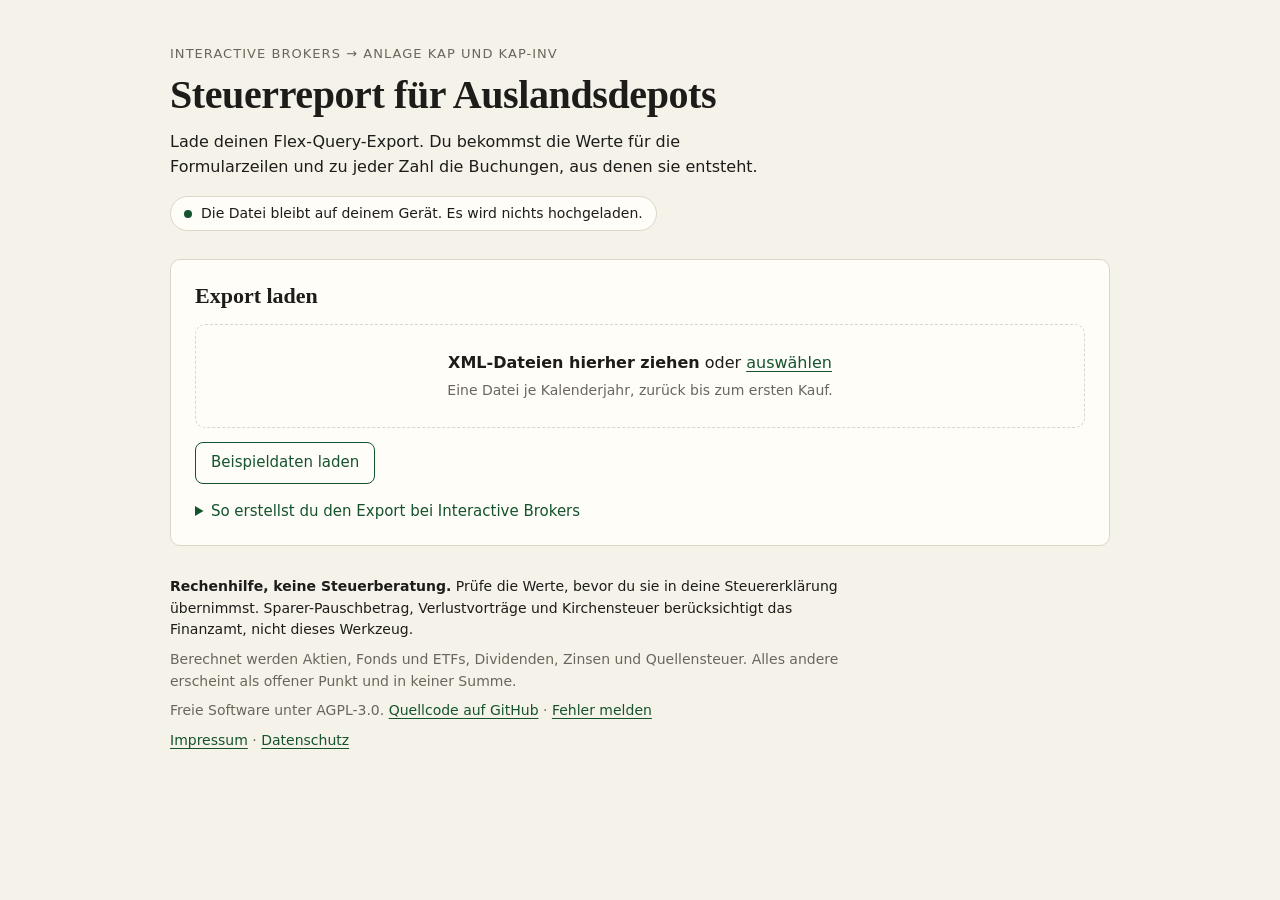
<file: index.html>
<!doctype html>
<html lang="de">
<head>
<meta charset="utf-8">
<meta name="viewport" content="width=device-width, initial-scale=1">
<title>Steuerreport für Auslandsdepots</title>
<meta name="description" content="Rechnet aus dem Flex-Query-Export von Interactive Brokers die Werte für Anlage KAP und KAP-INV. Läuft vollständig im Browser.">
<link rel="stylesheet" href="css/app.css">
</head>
<body>
<div class="page">

  <header class="masthead">
    <p class="eyebrow">Interactive Brokers → Anlage KAP und KAP-INV</p>
    <h1>Steuerreport für Auslandsdepots</h1>
    <p class="lede">Lade deinen Flex-Query-Export. Du bekommst die Werte für die Formularzeilen und zu jeder Zahl die Buchungen, aus denen sie entsteht.</p>
    <p class="privacy">Die Datei bleibt auf deinem Gerät. Es wird nichts hochgeladen.</p>
  </header>

  <main>
    <section class="card" id="laden" aria-labelledby="h-laden">
      <h2 id="h-laden">Export laden</h2>
      <div id="drop" class="drop" tabindex="0" role="button" aria-label="XML-Dateien auswählen">
        <p class="drop-main"><strong>XML-Dateien hierher ziehen</strong> oder <span class="linkish">auswählen</span></p>
        <p class="muted">Eine Datei je Kalenderjahr, zurück bis zum ersten Kauf.</p>
        <input id="file" type="file" accept=".xml,text/xml,application/xml" multiple hidden>
      </div>
      <div class="row">
        <button id="sample" type="button" class="btn ghost">Beispieldaten laden</button>
        <button id="clear" type="button" class="btn ghost" hidden>Alle Dateien entfernen</button>
      </div>
      <div id="errors" aria-live="polite"></div>
      <ul id="files" class="files"></ul>

      <details class="howto">
        <summary>So erstellst du den Export bei Interactive Brokers</summary>
        <ol>
          <li>Im Client Portal unter „Performance &amp; Berichte“ die Flex-Queries öffnen und eine neue <strong>Activity Flex Query</strong> anlegen.</li>
          <li>Diese Abschnitte auswählen, jeweils mit allen Feldern: <strong>Account Information</strong>, <strong>Trades</strong> (Option „Execution“), <strong>Cash Transactions</strong>, <strong>Corporate Actions</strong>, <strong>Open Positions</strong>, <strong>Financial Instrument Information</strong>.</li>
          <li>Format <strong>XML</strong>, Datumsformat <strong>yyyyMMdd</strong>, Zeitformat <strong>HHmmss</strong>.</li>
          <li>Die Query für jedes Kalenderjahr einzeln ausführen (ein Lauf deckt höchstens 365 Tage ab) und alle Dateien hier laden.</li>
        </ol>
        <p class="muted">Die Bezeichnungen im Portal können leicht abweichen. Voraussetzung ist ein Konto mit Basiswährung EUR.</p>
      </details>
    </section>

    <div id="result"></div>
  </main>

  <footer class="foot">
    <p><strong>Rechenhilfe, keine Steuerberatung.</strong> Prüfe die Werte, bevor du sie in deine Steuererklärung übernimmst. Sparer-Pauschbetrag, Verlustvorträge und Kirchensteuer berücksichtigt das Finanzamt, nicht dieses Werkzeug.</p>
    <p class="muted">Berechnet werden Aktien, Fonds und ETFs, Dividenden, Zinsen und Quellensteuer. Alles andere erscheint als offener Punkt und in keiner Summe.</p>
    <p class="muted">Freie Software unter AGPL-3.0. <a class="linkish" href="https://github.com/Stefan951-alt/steuerreport" rel="noopener">Quellcode auf GitHub</a> · <a class="linkish" href="https://github.com/Stefan951-alt/steuerreport/issues" rel="noopener">Fehler melden</a></p>
    <p class="muted"><a class="linkish" href="impressum.html">Impressum</a> · <a class="linkish" href="datenschutz.html">Datenschutz</a></p>
  </footer>

</div>

<script src="js/core/money.js"></script>
<script src="js/core/forms.js"></script>
<script src="js/core/flex.js"></script>
<script src="js/core/fifo.js"></script>
<script src="js/core/vorab.js"></script>
<script src="js/core/optionen.js"></script>
<script src="js/core/report.js"></script>
<script src="beispiele/beispiel.js"></script>
<script src="js/ui/app.js"></script>
</body>
</html>
</file>
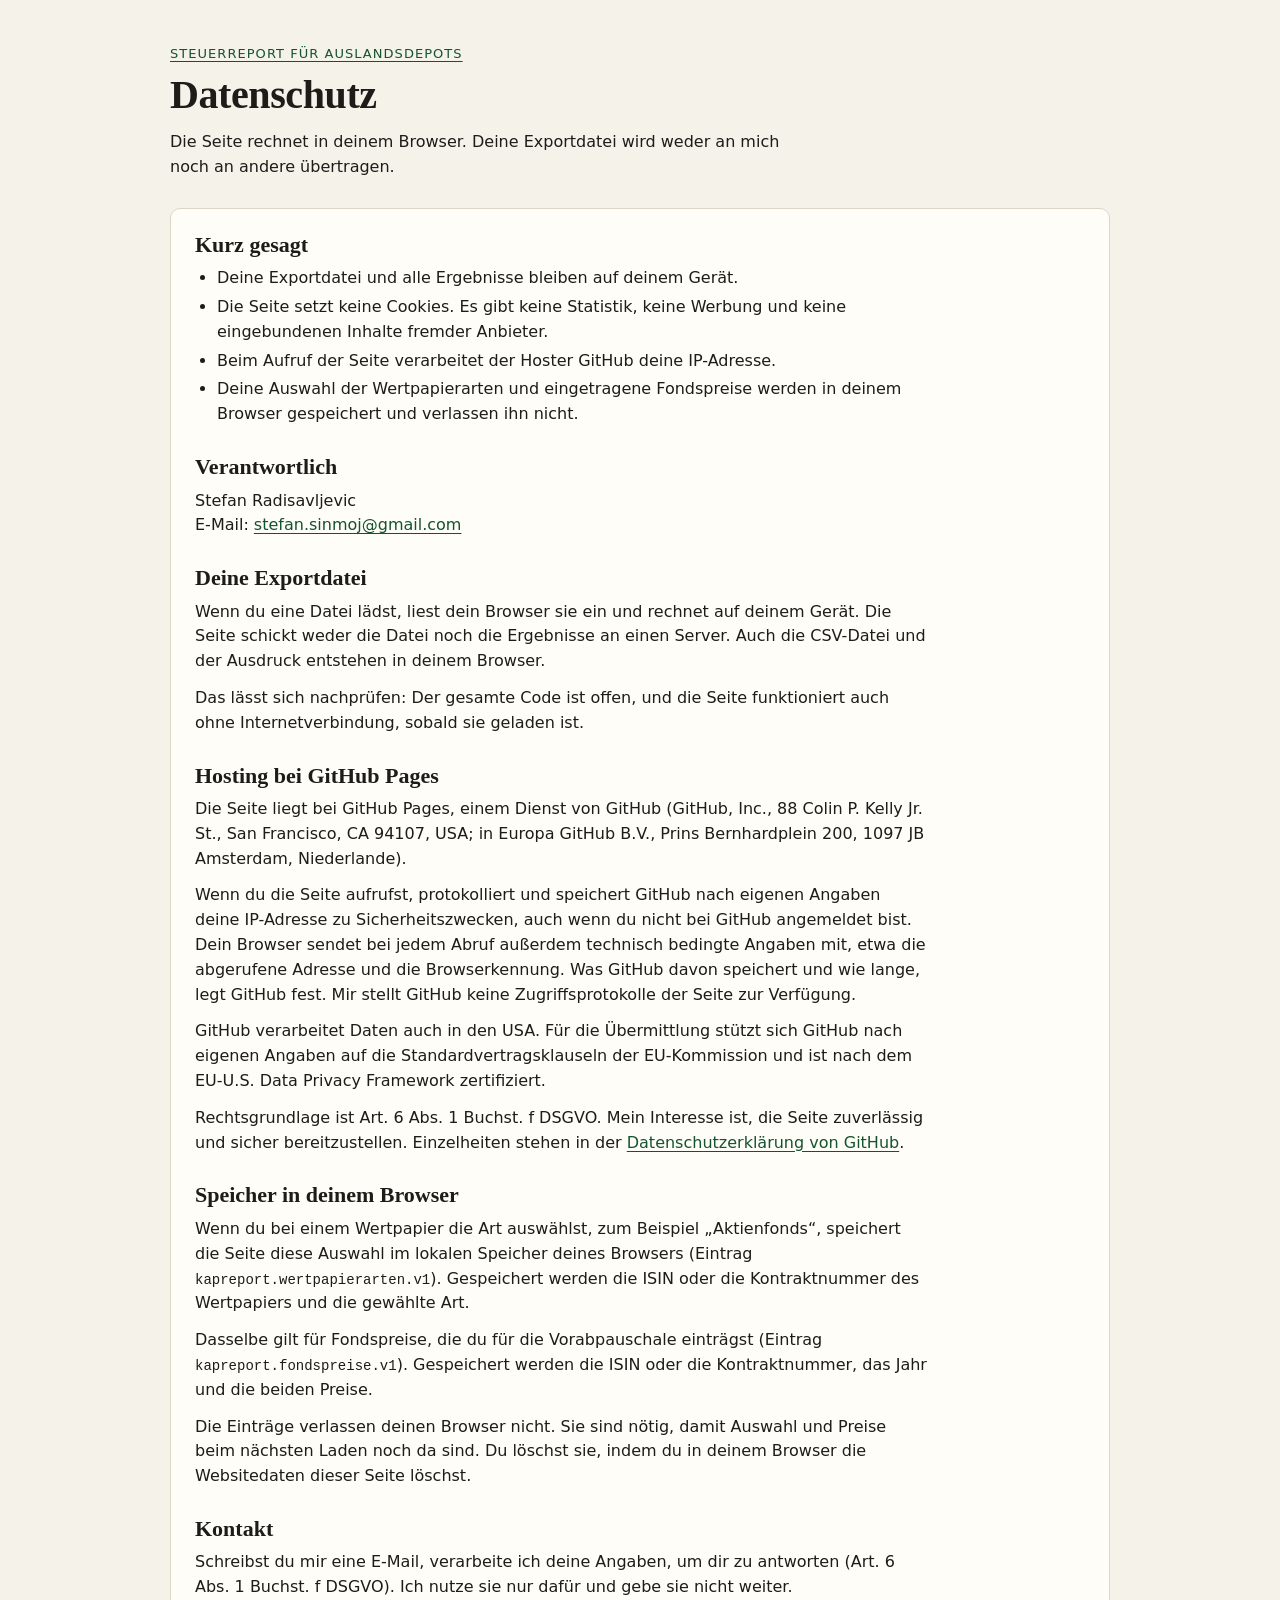
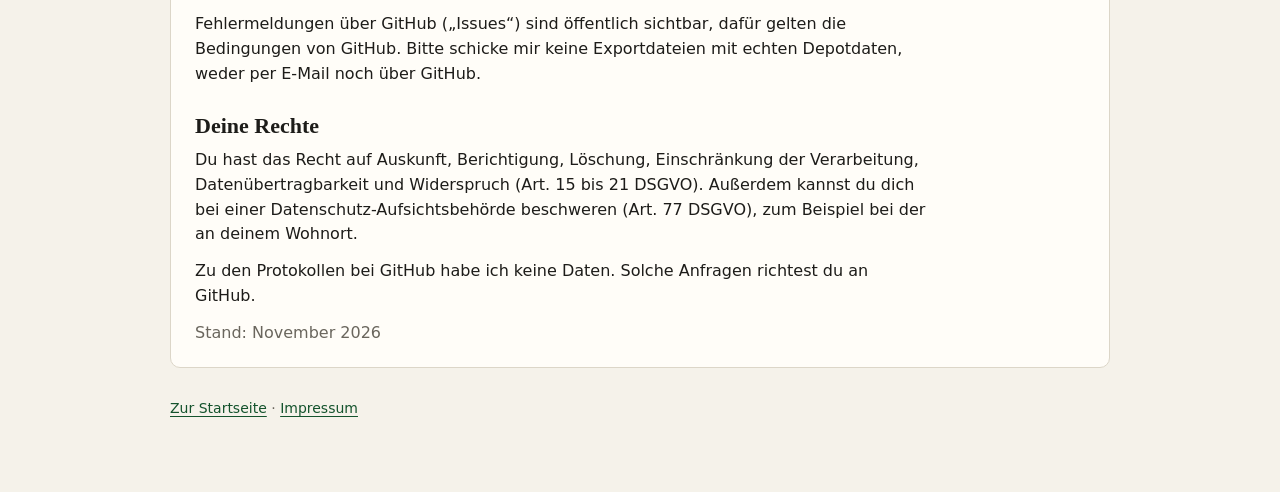
<file: datenschutz.html>
<!doctype html>
<html lang="de">
<head>
<meta charset="utf-8">
<meta name="viewport" content="width=device-width, initial-scale=1">
<title>Datenschutz · Steuerreport für Auslandsdepots</title>
<link rel="stylesheet" href="css/app.css">
</head>
<body>
<div class="page">

  <header class="masthead">
    <p class="eyebrow"><a class="linkish" href="./">Steuerreport für Auslandsdepots</a></p>
    <h1>Datenschutz</h1>
    <p class="lede">Die Seite rechnet in deinem Browser. Deine Exportdatei wird weder an mich noch an andere übertragen.</p>
  </header>

  <main>
    <section class="card legal">
      <h2>Kurz gesagt</h2>
      <ul>
        <li>Deine Exportdatei und alle Ergebnisse bleiben auf deinem Gerät.</li>
        <li>Die Seite setzt keine Cookies. Es gibt keine Statistik, keine Werbung und keine eingebundenen Inhalte fremder Anbieter.</li>
        <li>Beim Aufruf der Seite verarbeitet der Hoster GitHub deine IP-Adresse.</li>
        <li>Deine Auswahl der Wertpapierarten und eingetragene Fondspreise werden in deinem Browser gespeichert und verlassen ihn nicht.</li>
      </ul>

      <h2>Verantwortlich</h2>
      <address>
        Stefan Radisavljevic<br>
        E-Mail: <a class="linkish" href="mailto:stefan.sinmoj@gmail.com">stefan.sinmoj@gmail.com</a>
      </address>

      <h2>Deine Exportdatei</h2>
      <p>Wenn du eine Datei lädst, liest dein Browser sie ein und rechnet auf deinem Gerät. Die Seite schickt weder die Datei noch die Ergebnisse an einen Server. Auch die CSV-Datei und der Ausdruck entstehen in deinem Browser.</p>
      <p>Das lässt sich nachprüfen: Der gesamte Code ist offen, und die Seite funktioniert auch ohne Internetverbindung, sobald sie geladen ist.</p>

      <h2>Hosting bei GitHub Pages</h2>
      <p>Die Seite liegt bei GitHub Pages, einem Dienst von GitHub (GitHub, Inc., 88 Colin P. Kelly Jr. St., San Francisco, CA 94107, USA; in Europa GitHub B.V., Prins Bernhardplein 200, 1097 JB Amsterdam, Niederlande).</p>
      <p>Wenn du die Seite aufrufst, protokolliert und speichert GitHub nach eigenen Angaben deine IP-Adresse zu Sicherheitszwecken, auch wenn du nicht bei GitHub angemeldet bist. Dein Browser sendet bei jedem Abruf außerdem technisch bedingte Angaben mit, etwa die abgerufene Adresse und die Browserkennung. Was GitHub davon speichert und wie lange, legt GitHub fest. Mir stellt GitHub keine Zugriffsprotokolle der Seite zur Verfügung.</p>
      <p>GitHub verarbeitet Daten auch in den USA. Für die Übermittlung stützt sich GitHub nach eigenen Angaben auf die Standardvertragsklauseln der EU-Kommission und ist nach dem EU-U.S. Data Privacy Framework zertifiziert.</p>
      <p>Rechtsgrundlage ist Art. 6 Abs. 1 Buchst. f DSGVO. Mein Interesse ist, die Seite zuverlässig und sicher bereitzustellen. Einzelheiten stehen in der <a class="linkish" href="https://docs.github.com/de/site-policy/privacy-policies/github-general-privacy-statement" rel="noopener">Datenschutzerklärung von GitHub</a>.</p>

      <h2>Speicher in deinem Browser</h2>
      <p>Wenn du bei einem Wertpapier die Art auswählst, zum Beispiel „Aktienfonds“, speichert die Seite diese Auswahl im lokalen Speicher deines Browsers (Eintrag <code>kapreport.wertpapierarten.v1</code>). Gespeichert werden die ISIN oder die Kontraktnummer des Wertpapiers und die gewählte Art.</p>
      <p>Dasselbe gilt für Fondspreise, die du für die Vorabpauschale einträgst (Eintrag <code>kapreport.fondspreise.v1</code>). Gespeichert werden die ISIN oder die Kontraktnummer, das Jahr und die beiden Preise.</p>
      <p>Die Einträge verlassen deinen Browser nicht. Sie sind nötig, damit Auswahl und Preise beim nächsten Laden noch da sind. Du löschst sie, indem du in deinem Browser die Websitedaten dieser Seite löschst.</p>

      <h2>Kontakt</h2>
      <p>Schreibst du mir eine E-Mail, verarbeite ich deine Angaben, um dir zu antworten (Art. 6 Abs. 1 Buchst. f DSGVO). Ich nutze sie nur dafür und gebe sie nicht weiter.</p>
      <p>Fehlermeldungen über GitHub („Issues“) sind öffentlich sichtbar, dafür gelten die Bedingungen von GitHub. Bitte schicke mir keine Exportdateien mit echten Depotdaten, weder per E-Mail noch über GitHub.</p>

      <h2>Deine Rechte</h2>
      <p>Du hast das Recht auf Auskunft, Berichtigung, Löschung, Einschränkung der Verarbeitung, Datenübertragbarkeit und Widerspruch (Art. 15 bis 21 DSGVO). Außerdem kannst du dich bei einer Datenschutz-Aufsichtsbehörde beschweren (Art. 77 DSGVO), zum Beispiel bei der an deinem Wohnort.</p>
      <p>Zu den Protokollen bei GitHub habe ich keine Daten. Solche Anfragen richtest du an GitHub.</p>

      <p class="muted">Stand: November 2026</p>
    </section>
  </main>

  <footer class="foot">
    <p class="muted"><a class="linkish" href="./">Zur Startseite</a> · <a class="linkish" href="impressum.html">Impressum</a></p>
  </footer>

</div>
</body>
</html>
</file>
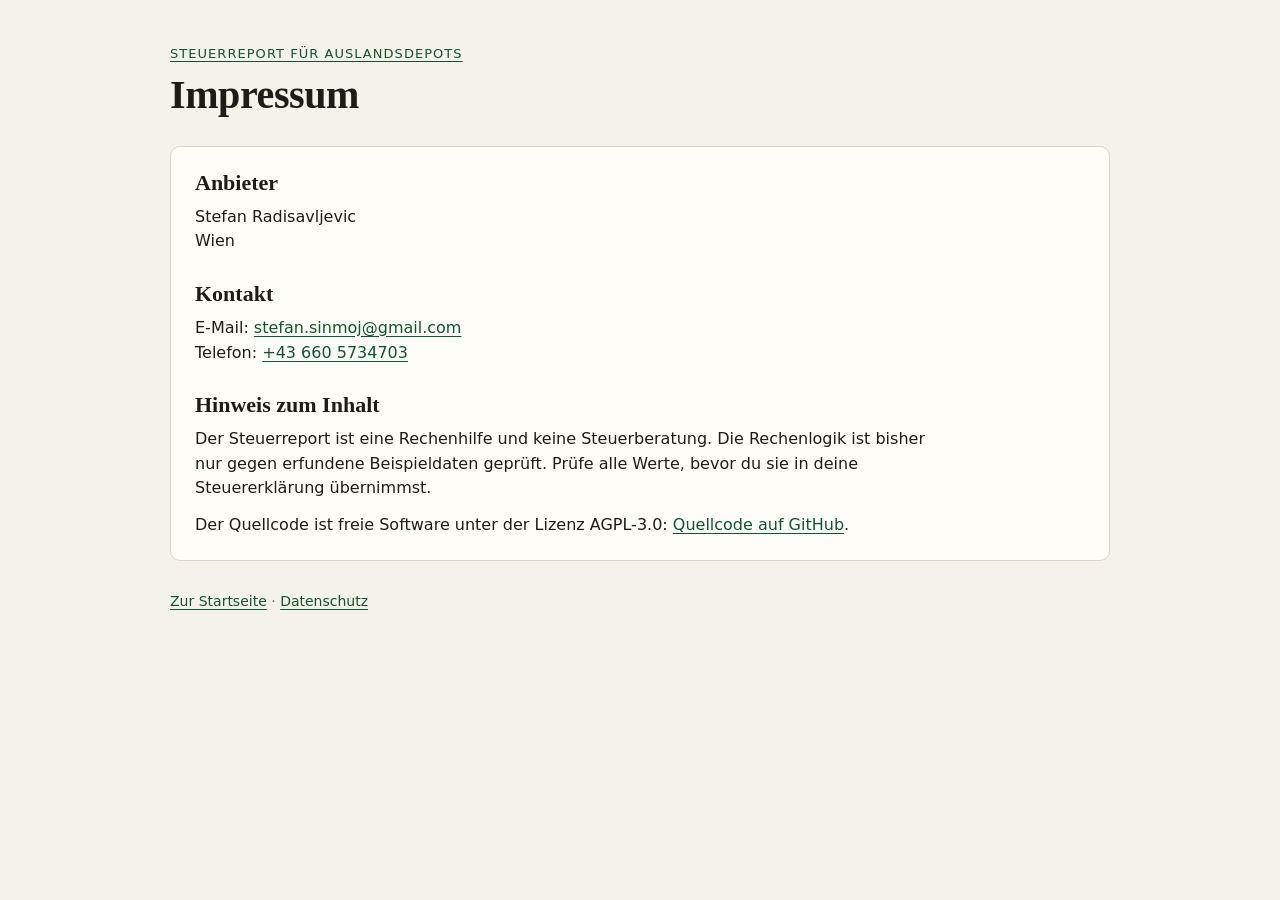
<file: impressum.html>
<!doctype html>
<html lang="de">
<head>
<meta charset="utf-8">
<meta name="viewport" content="width=device-width, initial-scale=1">
<title>Impressum · Steuerreport für Auslandsdepots</title>
<meta name="robots" content="noindex">
<link rel="stylesheet" href="css/app.css">
</head>
<body>
<div class="page">

  <header class="masthead">
    <p class="eyebrow"><a class="linkish" href="./">Steuerreport für Auslandsdepots</a></p>
    <h1>Impressum</h1>
  </header>

  <main>
    <section class="card legal">
      <h2>Anbieter</h2>
      <address>
        Stefan Radisavljevic<br>
        Wien
      </address>

      <h2>Kontakt</h2>
      <p>
        E-Mail: <a class="linkish" href="mailto:stefan.sinmoj@gmail.com">stefan.sinmoj@gmail.com</a><br>
        Telefon: <a class="linkish" href="tel:+436605734703">+43 660 5734703</a>
      </p>

      <h2>Hinweis zum Inhalt</h2>
      <p>Der Steuerreport ist eine Rechenhilfe und keine Steuerberatung. Die Rechenlogik ist bisher nur gegen erfundene Beispieldaten geprüft. Prüfe alle Werte, bevor du sie in deine Steuererklärung übernimmst.</p>
      <p>Der Quellcode ist freie Software unter der Lizenz AGPL-3.0: <a class="linkish" href="https://github.com/Stefan951-alt/steuerreport" rel="noopener">Quellcode auf GitHub</a>.</p>
    </section>
  </main>

  <footer class="foot">
    <p class="muted"><a class="linkish" href="./">Zur Startseite</a> · <a class="linkish" href="datenschutz.html">Datenschutz</a></p>
  </footer>

</div>
</body>
</html>
</file>
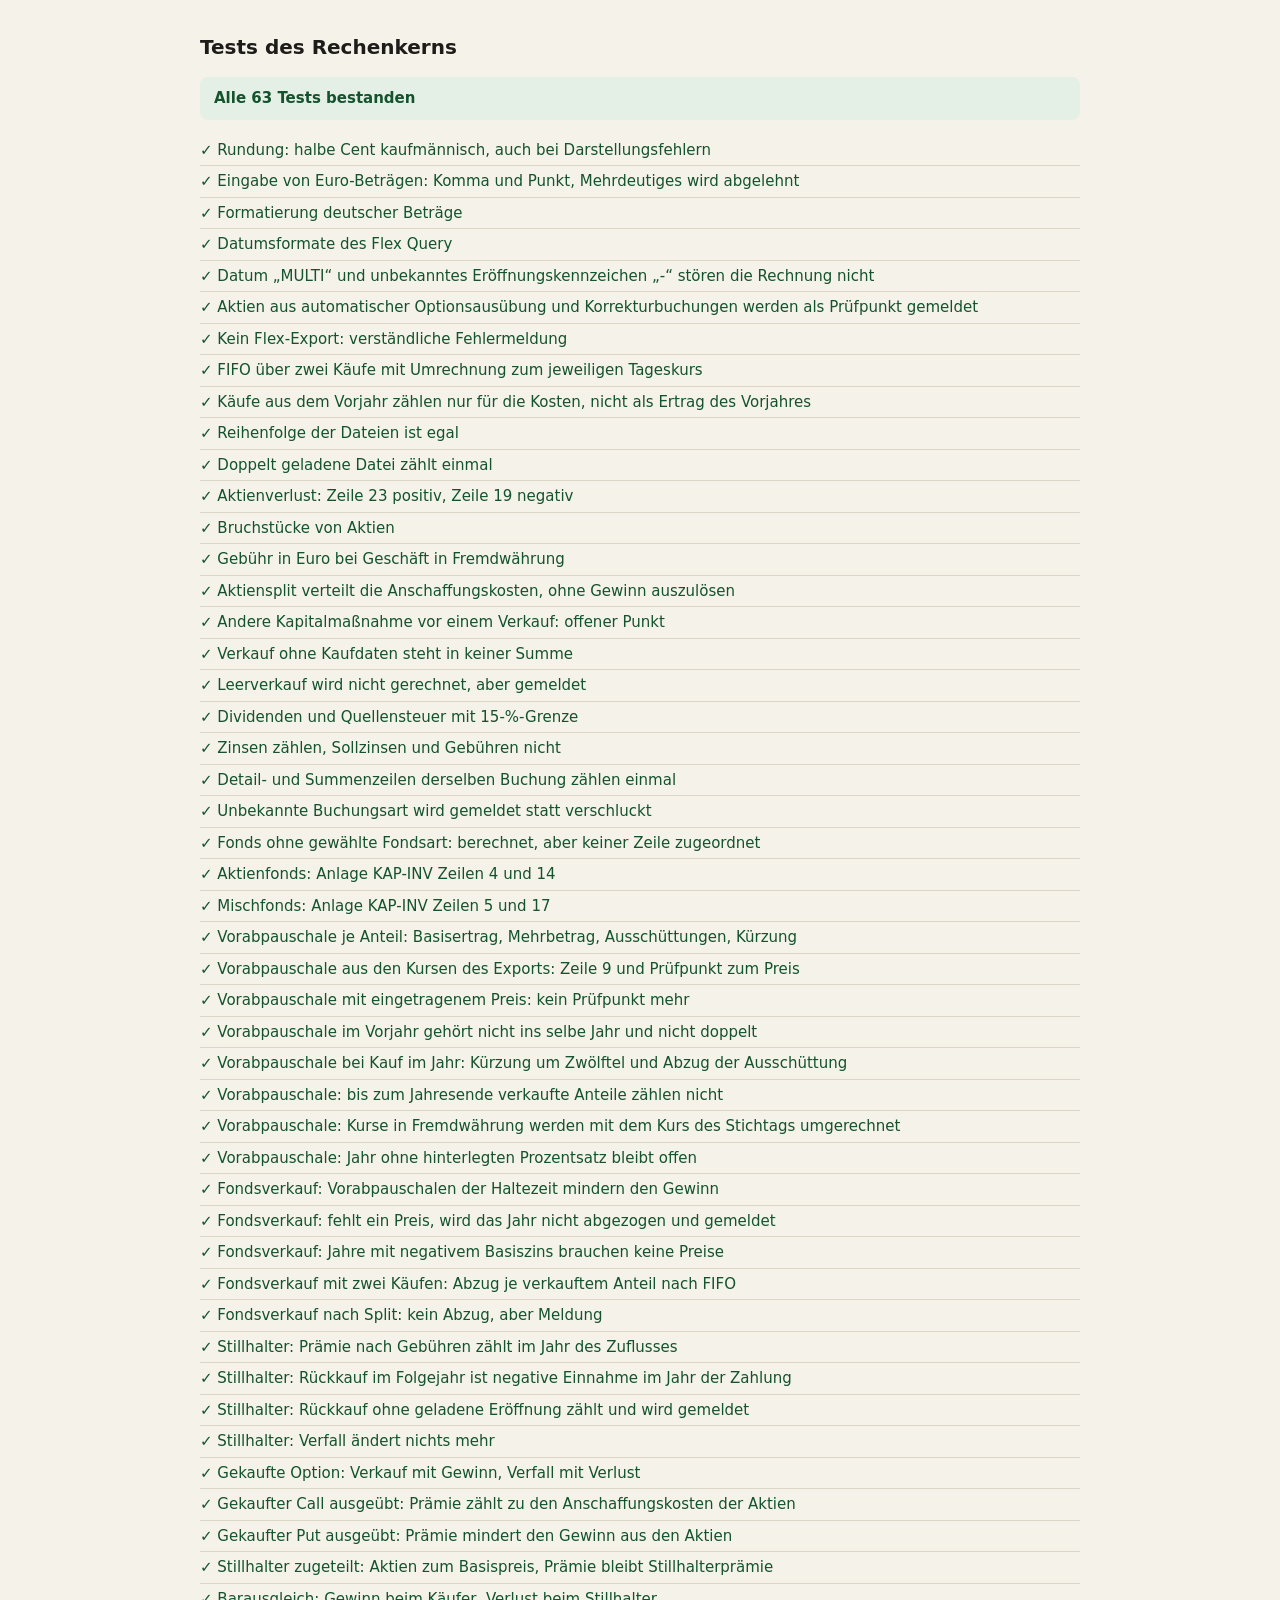
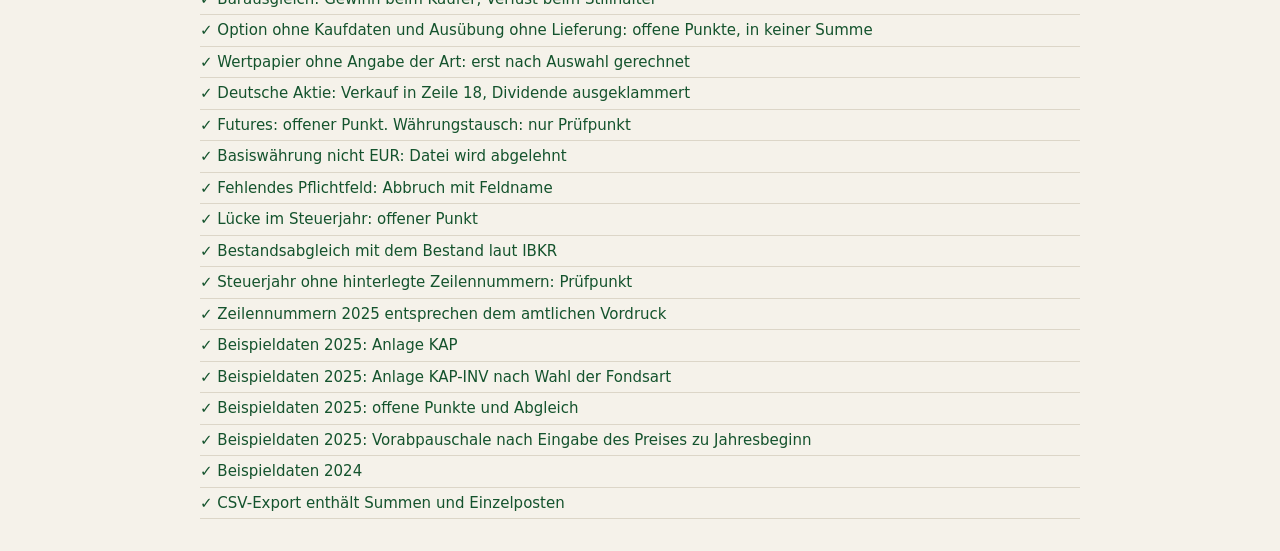
<file: tests.html>
<!doctype html>
<html lang="de">
<head>
<meta charset="utf-8">
<meta name="viewport" content="width=device-width, initial-scale=1">
<title>Tests · Steuerreport</title>
<style>
  body { font: 15px/1.5 system-ui, -apple-system, "Segoe UI", sans-serif; max-width: 880px; margin: 32px auto; padding: 0 16px; color: #1d1c19; background: #f5f2ea; }
  h1 { font-size: 20px; }
  #summary { font-weight: 600; padding: 10px 14px; border-radius: 8px; }
  ul { list-style: none; padding: 0; }
  li { padding: 4px 0; border-bottom: 1px solid #dcd6c8; }
  .good { color: #14532d; }
  .bad { color: #9b2c1f; }
  #summary.good { background: #e4efe6; }
  #summary.bad { background: #f9e3df; }
</style>
</head>
<body>
<h1>Tests des Rechenkerns</h1>
<p id="summary">Tests laufen …</p>
<ul id="list"></ul>
<script src="js/core/money.js"></script>
<script src="js/core/forms.js"></script>
<script src="js/core/flex.js"></script>
<script src="js/core/fifo.js"></script>
<script src="js/core/vorab.js"></script>
<script src="js/core/optionen.js"></script>
<script src="js/core/report.js"></script>
<script src="beispiele/beispiel.js"></script>
<script src="tests/tests.js"></script>
</body>
</html>
</file>
<file: css/app.css>
:root {
  --paper: #f5f2ea;
  --card: #fffdf8;
  --ink: #1d1c19;
  --muted: #6a665d;
  --rule: #dcd6c8;
  --accent: #14532d;
  --accent-ink: #ffffff;
  --accent-soft: #e4efe6;
  --warn: #855600;
  --warn-soft: #fbf0d9;
  --bad: #9b2c1f;
  --bad-soft: #f9e3df;
  --info: #3d4a5c;
  --info-soft: #e9edf2;
  --radius: 10px;
  --serif: "Iowan Old Style", "Palatino Linotype", Palatino, Georgia, serif;
  --sans: system-ui, -apple-system, "Segoe UI", Roboto, "Helvetica Neue", sans-serif;
}

@media (prefers-color-scheme: dark) {
  :root {
    --paper: #151619;
    --card: #1d1f23;
    --ink: #ece9e1;
    --muted: #a39e92;
    --rule: #34363c;
    --accent: #7fd19b;
    --accent-ink: #0f1a13;
    --accent-soft: #1b2f23;
    --warn: #f0c15c;
    --warn-soft: #33290f;
    --bad: #ff9d8f;
    --bad-soft: #3a1b17;
    --info: #b5c3d6;
    --info-soft: #222933;
  }
}

*, *::before, *::after { box-sizing: border-box; }
html { -webkit-text-size-adjust: 100%; }
body { margin: 0; background: var(--paper); color: var(--ink); font: 16px/1.55 var(--sans); }
[hidden] { display: none !important; }

.page { max-width: 980px; margin: 0 auto; padding: 44px 20px 64px; }

/* Kopf */
.masthead { margin-bottom: 28px; }
.eyebrow { font-size: 13px; letter-spacing: .08em; text-transform: uppercase; color: var(--muted); margin: 0 0 8px; }
h1 { font-family: var(--serif); font-weight: 600; font-size: clamp(28px, 4.4vw, 40px); line-height: 1.15; letter-spacing: -.01em; margin: 0 0 12px; text-wrap: balance; }
.lede { max-width: 62ch; margin: 0 0 16px; }
.privacy { display: inline-flex; gap: 9px; align-items: center; font-size: 14px; padding: 6px 13px; border: 1px solid var(--rule); border-radius: 999px; background: var(--card); margin: 0; }
.privacy::before { content: ""; width: 8px; height: 8px; border-radius: 50%; background: var(--accent); flex: none; }

/* Karten */
.card { background: var(--card); border: 1px solid var(--rule); border-radius: var(--radius); padding: 22px 24px; margin: 0 0 18px; }
h2 { font-family: var(--serif); font-size: 22px; font-weight: 600; line-height: 1.25; margin: 0 0 14px; }
h2 .year { color: var(--muted); font-weight: 400; }
.muted { color: var(--muted); }
.section-note { margin: -6px 0 10px; font-size: 14px; color: var(--muted); }

/* Dateien laden */
.drop { border: 1.5px dashed var(--rule); border-radius: var(--radius); padding: 26px 18px; text-align: center; cursor: pointer; transition: border-color .15s, background .15s; }
.drop:hover, .drop:focus-visible, .drop.over { border-color: var(--accent); background: var(--accent-soft); outline: none; }
.drop p { margin: 0; }
.drop .muted { font-size: 14px; margin-top: 4px; }
.linkish { color: var(--accent); text-decoration: underline; text-underline-offset: 3px; }
.row { display: flex; flex-wrap: wrap; gap: 10px; margin-top: 14px; }

.btn { font: inherit; font-size: 15px; padding: 8px 15px; border-radius: 8px; border: 1px solid var(--accent); background: var(--accent); color: var(--accent-ink); cursor: pointer; }
.btn.ghost { background: transparent; color: var(--accent); }
.btn:hover { filter: brightness(1.08); }
.btn.ghost:hover { background: var(--accent-soft); filter: none; }
.btn:focus-visible, select:focus-visible, summary:focus-visible { outline: 2px solid var(--accent); outline-offset: 2px; }
.btn.small { font-size: 13px; padding: 4px 10px; }

.files { list-style: none; margin: 14px 0 0; padding: 0; }
.files li { display: flex; gap: 12px; align-items: baseline; justify-content: space-between; padding: 9px 0; border-top: 1px solid var(--rule); }
.files .name { font-weight: 600; overflow-wrap: anywhere; }
.files .meta { display: block; font-size: 14px; color: var(--muted); }
.tag { display: inline-block; font-size: 11px; letter-spacing: .06em; text-transform: uppercase; font-weight: 700; padding: 2px 7px; border-radius: 999px; background: var(--warn-soft); color: var(--warn); margin-left: 8px; vertical-align: 2px; }

.howto { margin-top: 16px; font-size: 15px; }
.howto summary { cursor: pointer; color: var(--accent); }
.howto ol { margin: 10px 0 8px; padding-left: 22px; }
.howto li { margin: 4px 0; }
.howto p { margin: 0; font-size: 14px; }

/* Meldungen */
.notice { border-left: 4px solid var(--c); background: var(--bg); border-radius: 8px; padding: 12px 16px; margin: 12px 0 0; }
.notice.bad, .warn.offen, .status.bad { --c: var(--bad); --bg: var(--bad-soft); }
.warn.pruefen { --c: var(--warn); --bg: var(--warn-soft); }
.warn.info { --c: var(--info); --bg: var(--info-soft); }
.status.good { --c: var(--accent); --bg: var(--accent-soft); }
.notice strong { display: block; }

/* Werkzeugleiste und Status */
.toolbar { display: flex; flex-wrap: wrap; gap: 12px; align-items: center; justify-content: space-between; margin: 26px 0 14px; }
.toolbar label { font-size: 15px; display: inline-flex; gap: 10px; align-items: center; }
.toolbar .actions { display: flex; gap: 10px; flex-wrap: wrap; }
select { font: inherit; font-size: 15px; padding: 7px 10px; border-radius: 8px; border: 1px solid var(--rule); background: var(--card); color: var(--ink); max-width: 100%; }

.status { border-left: 4px solid var(--c); background: var(--bg); border-radius: 8px; padding: 16px 18px; margin: 0 0 18px; }
.status h2 { font-size: 20px; margin: 0 0 4px; color: var(--c); }
.status p { margin: 0; max-width: 70ch; }
.status a { color: inherit; }

/* Formularzeilen */
.lines { margin: 0 -4px; }
.line { border-top: 1px solid var(--rule); }
.lines > .line:first-child { border-top: 0; }
.line-head { display: grid; grid-template-columns: 70px minmax(0, 1fr) auto; gap: 16px; align-items: center; padding: 14px 4px; }
summary.line-head { cursor: pointer; list-style: none; }
summary.line-head::-webkit-details-marker { display: none; }
.zeile { display: flex; flex-direction: column; align-items: center; justify-content: center; border: 1px solid var(--ink); border-radius: 6px; padding: 5px 0 3px; line-height: 1.1; }
.zeile small { font-size: 10px; letter-spacing: .1em; text-transform: uppercase; color: var(--muted); }
.zeile b { font-family: var(--serif); font-size: 22px; font-weight: 600; font-variant-numeric: tabular-nums; }
.line-label { display: block; }
.line-sub { display: block; font-size: 13px; color: var(--muted); margin-top: 2px; }
details.line .more::before { content: "▸ "; }
details.line[open] .more::before { content: "▾ "; }
.betrag { font-family: var(--serif); font-size: 22px; font-variant-numeric: tabular-nums; white-space: nowrap; text-align: right; }
.line.zero .betrag, .line.zero .zeile { color: var(--muted); border-color: var(--rule); }
.line-body { padding: 0 4px 16px 90px; }

.chips { display: flex; flex-wrap: wrap; gap: 6px; margin: 0 0 10px; }
.chip { font-size: 13px; padding: 3px 10px; border-radius: 999px; background: var(--paper); border: 1px solid var(--rule); font-variant-numeric: tabular-nums; }

/* Tabellen */
.scroll { overflow-x: auto; }
table { border-collapse: collapse; width: 100%; font-size: 14px; }
th, td { text-align: left; padding: 6px 12px 6px 0; vertical-align: top; border-bottom: 1px solid var(--rule); }
th { font-size: 12px; letter-spacing: .06em; text-transform: uppercase; color: var(--muted); font-weight: 600; }
tr:last-child td { border-bottom: 0; }
.num { text-align: right; font-variant-numeric: tabular-nums; white-space: nowrap; padding-right: 0; }
.nowrap { white-space: nowrap; }
td.sec { white-space: nowrap; }

/* Offene Punkte */
.warn { border-left: 4px solid var(--c); background: var(--bg); border-radius: 8px; padding: 13px 16px; margin: 0 0 10px; }
.warn h3 { font: 600 16px/1.35 var(--sans); margin: 0 0 4px; }
.badge { display: inline-block; font-size: 11px; letter-spacing: .08em; text-transform: uppercase; font-weight: 700; color: var(--c); margin-right: 8px; }
.warn p { margin: 0; max-width: 78ch; }
.warn details { margin-top: 8px; }
.warn summary { cursor: pointer; font-size: 14px; color: var(--c); }
.warn table { margin-top: 8px; }
.warn th, .warn td { border-color: color-mix(in srgb, var(--c) 22%, transparent); }
.group-title { font: 600 13px/1 var(--sans); letter-spacing: .08em; text-transform: uppercase; color: var(--muted); margin: 18px 0 8px; }
.group-title:first-of-type { margin-top: 0; }

/* Wertpapiere */
.securities td { vertical-align: middle; }
.securities tr.todo td:first-child { box-shadow: inset 3px 0 0 var(--bad); padding-left: 10px; }
.securities .desc { display: block; font-size: 13px; color: var(--muted); }
.price { font: inherit; font-size: 15px; width: 10ch; padding: 6px 8px; border-radius: 8px; border: 1px solid var(--rule); background: var(--card); color: var(--ink); text-align: right; font-variant-numeric: tabular-nums; }
.price:focus-visible { outline: 2px solid var(--accent); outline-offset: 2px; }
.price.bad { border-color: var(--bad); }
.price.bad + .desc { color: var(--bad); }

/* Fuß */
.foot { margin-top: 30px; font-size: 14px; max-width: 78ch; }
.foot p { margin: 0 0 8px; }

@media (max-width: 640px) {
  .page { padding: 28px 16px 48px; }
  .card { padding: 18px 16px; }
  .line-head { grid-template-columns: 58px minmax(0, 1fr); row-gap: 6px; }
  .betrag { grid-column: 1 / -1; text-align: left; padding-left: 74px; }
  .line-body { padding-left: 4px; }
  .scroll table { min-width: 600px; }
}

@media print {
  :root { --paper: #fff; --card: #fff; --ink: #000; --muted: #444; --rule: #bbb; }
  body { font-size: 12px; }
  .page { max-width: none; padding: 0; }
  #laden, .toolbar .actions, .privacy, .lede, .securities select { display: none !important; }
  .card { border: 0; padding: 0; margin-bottom: 14px; }
  .line, .warn { break-inside: avoid; }
  .warn, .status { background: none; border: 1px solid #999; border-left-width: 4px; }
}

/* Impressum und Datenschutz */
.legal > * { max-width: 72ch; }
.legal h2 { margin: 26px 0 8px; }
.legal h2:first-child { margin-top: 0; }
.legal p, .legal ul, .legal address { margin: 0 0 12px; }
.legal ul { padding-left: 22px; }
.legal li { margin: 4px 0; }
.legal address { font-style: normal; }
.legal code { font-size: 14px; overflow-wrap: anywhere; }
.legal > :last-child { margin-bottom: 0; }
</file>
